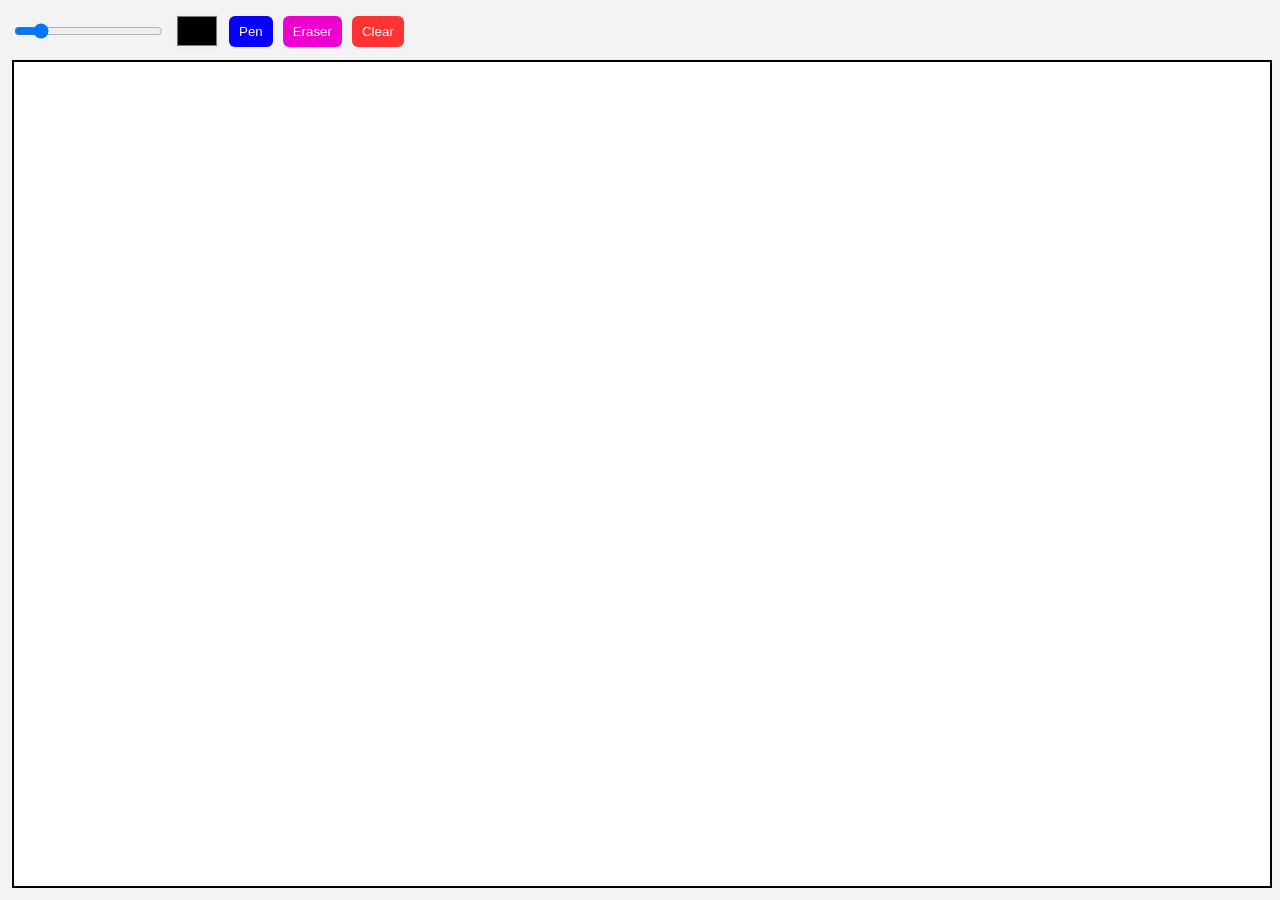
<file: paint.html>
<!DOCTYPE html>
<html>
<head>
    <meta charset="UTF-8">
    <meta name="viewport" content="width=device-width, initial-scale=1.0">
    <title>Paint Clone</title>
    <style>
        body {
            margin: 0;
            font-family: Arial, sans-serif;
            background: #f3f3f3;
        }

        .paint-clone {
            display: flex;
            flex-direction: column;
            height: 100vh;
            padding: 12px;
            box-sizing: border-box;
        }

        .paint-tools {
            display: flex;
            flex-wrap: wrap;
            gap: 10px;
            align-items: center;
            margin-bottom: 10px;
        }

        .paint-tools input,
        .paint-tools button {
            padding: 8px 10px;
            border: none;
            border-radius: 6px;
            cursor: pointer;
        }

        #brush-size {
            background-color: #333;
            color: white;
        }

        #color-picker {
            width: 44px;
            height: 38px;
            padding: 0;
            cursor: pointer;
        }

        #pen {
            background-color: #0800ff;
            color: white;
        }

        #eraser {
            background-color: #ee00cf;
            color: white;
        }

        #clear-canvas {
            background-color: #ff3333;
            color: white;
        }

        canvas {
            flex: 1;
            width: 100%;
            height: calc(100vh - 110px);
            border: 2px solid black;
            background: white;
            cursor: crosshair;
            touch-action: none;
            display: block;
        }
    </style>
</head>

<body>
    <div class="paint-clone">
        <div class="paint-tools">
            <input type="range" id="brush-size" min="1" max="50" value="5">
            <input type="color" id="color-picker" value="#000000">
            <button id="pen">Pen</button>
            <button id="eraser">Eraser</button>
            <button id="clear-canvas">Clear</button>
        </div>
        <canvas id="canvas"></canvas>
    </div>

    <script>
        const canvas = document.getElementById('canvas');
        const ctx = canvas.getContext('2d');
        const brushSizeInput = document.getElementById('brush-size');
        const colorPicker = document.getElementById('color-picker');
        const clearCanvasButton = document.getElementById('clear-canvas');
        const penButton = document.getElementById('pen');
        const eraserButton = document.getElementById('eraser');

        let isDrawing = false;
        let activeTool = 'pen';

        function resizeCanvas() {
            const rect = canvas.getBoundingClientRect();
            const ratio = window.devicePixelRatio || 1;

            canvas.width = Math.floor(rect.width * ratio);
            canvas.height = Math.floor(rect.height * ratio);
            ctx.setTransform(ratio, 0, 0, ratio, 0, 0);
            ctx.lineCap = 'round';
            ctx.lineJoin = 'round';
            ctx.lineWidth = Number(brushSizeInput.value);
            updateStrokeStyle();
        }

        function getCanvasPoint(event) {
            const rect = canvas.getBoundingClientRect();
            return {
                x: event.clientX - rect.left,
                y: event.clientY - rect.top
            };
        }

        function startPosition(event) {
            event.preventDefault();
            isDrawing = true;
            const point = getCanvasPoint(event);
            ctx.beginPath();
            ctx.moveTo(point.x, point.y);
        }

        function endPosition(event) {
            if (!isDrawing) return;
            event?.preventDefault();
            isDrawing = false;
            ctx.beginPath();
        }

        function draw(event) {
            if (!isDrawing) return;
            event.preventDefault();
            const point = getCanvasPoint(event);
            ctx.lineTo(point.x, point.y);
            ctx.stroke();
        }

        function updateStrokeStyle() {
            if (activeTool === 'eraser') {
                ctx.globalCompositeOperation = 'destination-out';
                ctx.strokeStyle = 'rgba(0, 0, 0, 0)';
            } else {
                ctx.globalCompositeOperation = 'source-over';
                ctx.strokeStyle = colorPicker.value;
            }
            ctx.lineWidth = Number(brushSizeInput.value);
        }

        function activatePen() {
            activeTool = 'pen';
            updateStrokeStyle();
        }

        function activateEraser() {
            activeTool = 'eraser';
            updateStrokeStyle();
        }

        canvas.addEventListener('pointerdown', startPosition);
        canvas.addEventListener('pointermove', draw);
        canvas.addEventListener('pointerup', endPosition);
        canvas.addEventListener('pointerleave', endPosition);
        canvas.addEventListener('pointercancel', endPosition);

        clearCanvasButton.addEventListener('click', () => {
            ctx.clearRect(0, 0, canvas.width, canvas.height);
        });

        brushSizeInput.addEventListener('input', updateStrokeStyle);
        colorPicker.addEventListener('input', updateStrokeStyle);
        penButton.addEventListener('click', activatePen);
        eraserButton.addEventListener('click', activateEraser);

        window.addEventListener('resize', resizeCanvas);
        resizeCanvas();
        activatePen();
    </script>
</body>

</html>
</file>
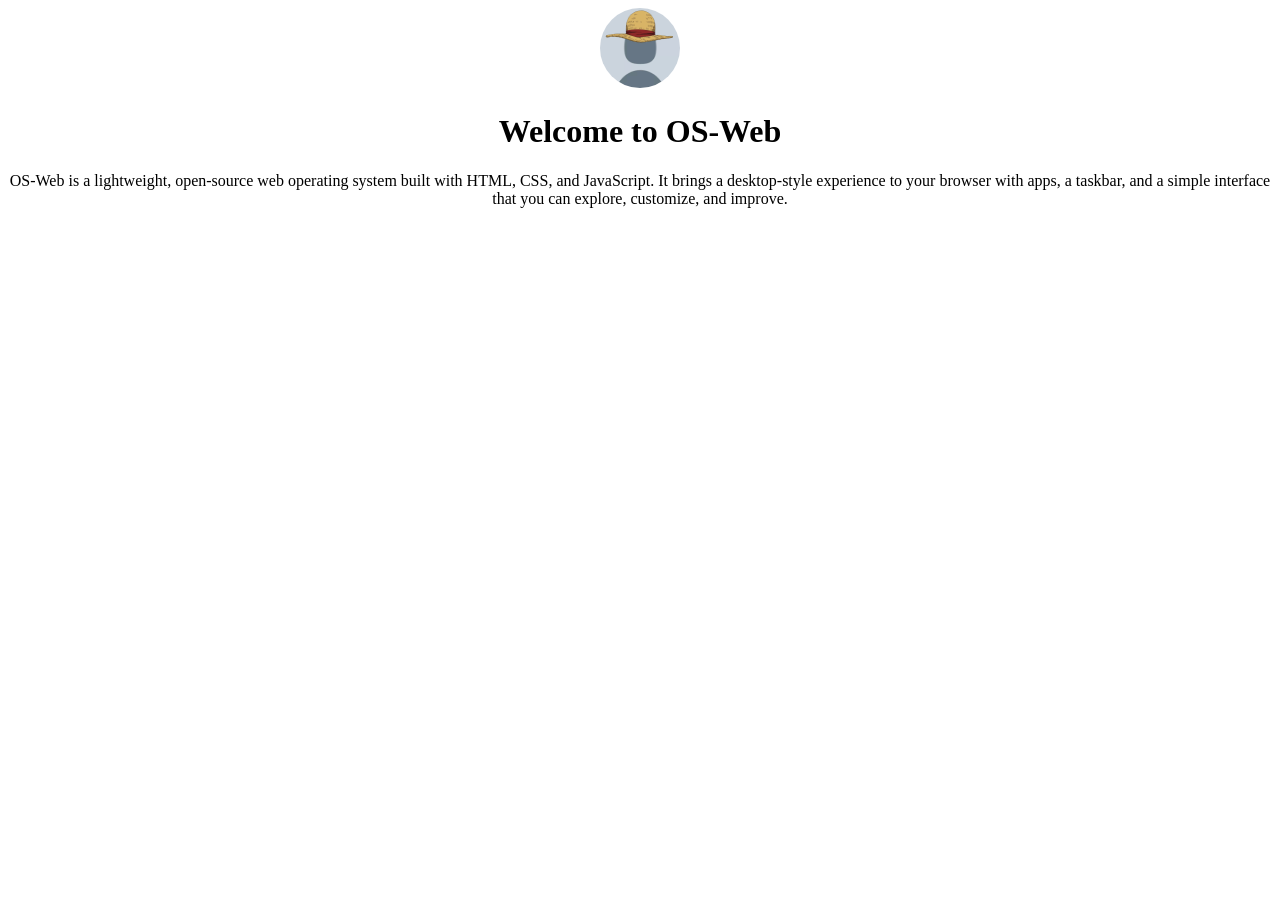
<file: welcome.html>
<!DOCTYPE html>
<html>
    <head>
        <title>Welcome</title>
    </head>
    <body>
       <center>
            <img src="pic.jpg" alt="OS Image" style="width: 80px; height: 80px; border-radius: 50px;">
        <h1>Welcome to OS-Web</h1>
        <p>OS-Web is a lightweight, open-source web operating system built with HTML, CSS, and JavaScript. It brings a desktop-style experience to your browser with apps, a taskbar, and a simple interface that you can explore, customize, and improve.</p>
        </center>
    </body>
</html>
</file>
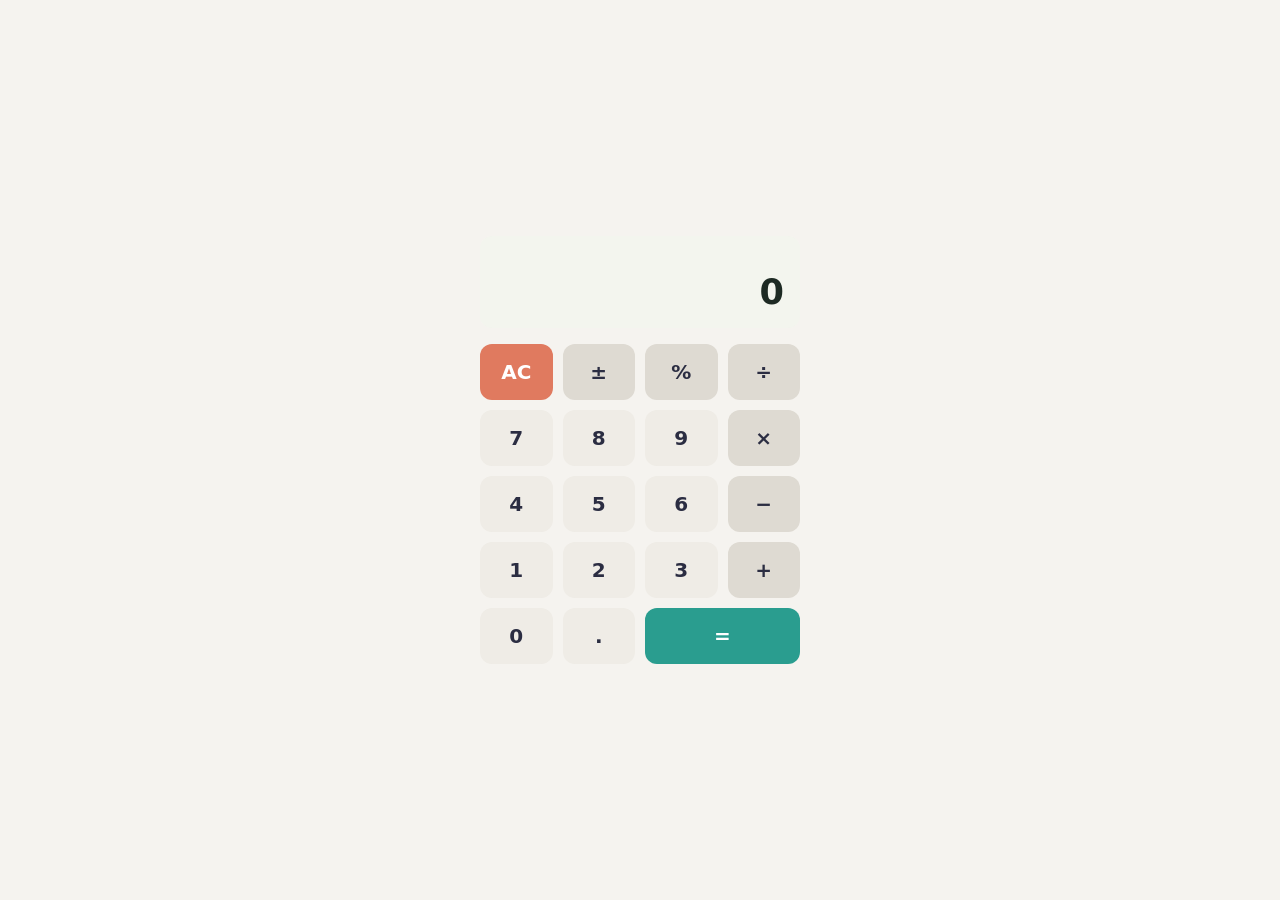
<file: app/calculator.html>
<!DOCTYPE html>
<html>

<head>
    <title>Simple Calculator</title>
    <style>
        * {
            box-sizing: border-box;
            margin: 0;
            padding: 0;
            outline: none;
            font-family: system-ui, -apple-system, sans-serif;
        }

        body {
            min-height: 100vh;
            display: flex;
            justify-content: center;
            align-items: center;
            background-color: #f5f3ef;
            padding: 20px;
        }

        .calculator {
            width: 100%;
            max-width: 320px;
        }

        .screen {
            background-color: #f3f5ee;
            border-radius: 12px;
            padding: 16px;
            margin-bottom: 16px;
            text-align: right;
        }

        .previous-operand {
            color: #727a75;
            font-size: 0.9rem;
            min-height: 1.2rem;
        }

        .current-operand {
            color: #1d2a23;
            font-size: 2.2rem;
            font-weight: 600;
            min-height: 2.6rem;
            word-break: break-all;
        }

        .keypad {
            display: grid;
            grid-template-columns: repeat(4, 1fr);
            gap: 10px;
        }

        button {
            border: none;
            background-color: #efece6;
            color: #2b2d42;
            font-size: 1.25rem;
            font-weight: 600;
            padding: 16px 0;
            border-radius: 12px;
            cursor: pointer;
            user-select: none;
            transition: background-color 0.1s ease;
        }

        button:hover {
            background-color: #e2ded6;
        }

        button:active {
            background-color: #d5d0c6;
        }

        button.operator {
            background-color: #dedad2;
        }

        button.action-ac {
            background-color: #e07a5f;
            color: #ffffff;
        }

        button.action-ac:hover {
            background-color: #d0694e;
        }

        button.equals {
            background-color: #2a9d8f;
            color: #ffffff;
        }

        button.equals:hover {
            background-color: #23857a;
        }
    </style>
</head>

<body>

    <div class="calculator">
        <div class="screen">
            <div id="previous" class="previous-operand"></div>
            <div id="current" class="current-operand">0</div>
        </div>

        <div class="keypad">
            <button class="action-ac" onclick="clearAll()">AC</button>
            <button class="operator" onclick="toggleSign()">±</button>
            <button class="operator" onclick="appendOperator('%')">%</button>
            <button class="operator" onclick="appendOperator('/')">÷</button>

            <button onclick="appendNumber('7')">7</button>
            <button onclick="appendNumber('8')">8</button>
            <button onclick="appendNumber('9')">9</button>
            <button class="operator" onclick="appendOperator('*')">×</button>

            <button onclick="appendNumber('4')">4</button>
            <button onclick="appendNumber('5')">5</button>
            <button onclick="appendNumber('6')">6</button>
            <button class="operator" onclick="appendOperator('-')">−</button>

            <button onclick="appendNumber('1')">1</button>
            <button onclick="appendNumber('2')">2</button>
            <button onclick="appendNumber('3')">3</button>
            <button class="operator" onclick="appendOperator('+')">+</button>

            <button onclick="appendNumber('0')">0</button>
            <button onclick="appendNumber('.')">.</button>
            <button class="equals" style="grid-column: span 2;" onclick="compute()">=</button>
        </div>
    </div>

    <script>
        let currentInput = '0';
        let previousInput = '';
        let operation = null;
        let resetScreen = false;

        const currentDisplay = document.getElementById('current');
        const previousDisplay = document.getElementById('previous');

        function updateDisplay() {
            currentDisplay.innerText = currentInput;
            if (operation != null) {
                let symbol = operation;
                if (operation === '*') symbol = '×';
                if (operation === '/') symbol = '÷';
                if (operation === '-') symbol = '−';
                previousDisplay.innerText = `${previousInput} ${symbol}`;
            } else {
                previousDisplay.innerText = '';
            }
        }

        function appendNumber(num) {
            if (currentInput === '0' || resetScreen) {
                currentInput = (num === '.') ? '0.' : num;
                resetScreen = false;
            } else {
                if (num === '.' && currentInput.includes('.')) return;
                currentInput += num;
            }
            updateDisplay();
        }

        function appendOperator(op) {
            if (operation !== null) compute();
            previousInput = currentInput;
            operation = op;
            resetScreen = true;
            updateDisplay();
        }

        function toggleSign() {
            if (currentInput === '0' || currentInput === 'Error') return;
            currentInput = (parseFloat(currentInput) * -1).toString();
            updateDisplay();
        }

        function clearAll() {
            currentInput = '0';
            previousInput = '';
            operation = null;
            updateDisplay();
        }

        function compute() {
            const prev = parseFloat(previousInput);
            const current = parseFloat(currentInput);

            if (isNaN(prev) || isNaN(current)) return;

            let result;
            switch (operation) {
                case '+': result = prev + current; break;
                case '-': result = prev - current; break;
                case '*': result = prev * current; break;
                case '/':
                    if (current === 0) {
                        currentInput = 'Error';
                        operation = null;
                        previousInput = '';
                        resetScreen = true;
                        updateDisplay();
                        return;
                    }
                    result = prev / current;
                    break;
                case '%': result = prev % current; break;
                default: return;
            }

            currentInput = (Math.round(result * 1e8) / 1e8).toString();
            operation = null;
            previousInput = '';
            resetScreen = true;
            updateDisplay();
        }

        window.addEventListener('keydown', (e) => {
            if ((e.key >= '0' && e.key <= '9') || e.key === '.') appendNumber(e.key);
            if (e.key === '+' || e.key === '-' || e.key === '*' || e.key === '/' || e.key === '%') appendOperator(e.key);
            if (e.key === 'Enter' || e.key === '=') { e.preventDefault(); compute(); }
            if (e.key === 'Backspace') {
                if (currentInput.length === 1 || currentInput === 'Error') currentInput = '0';
                else currentInput = currentInput.slice(0, -1);
                updateDisplay();
            }
            if (e.key === 'Escape' || e.key.toLowerCase() === 'c') clearAll();
        });
    </script>
</body>

</html>
</file>
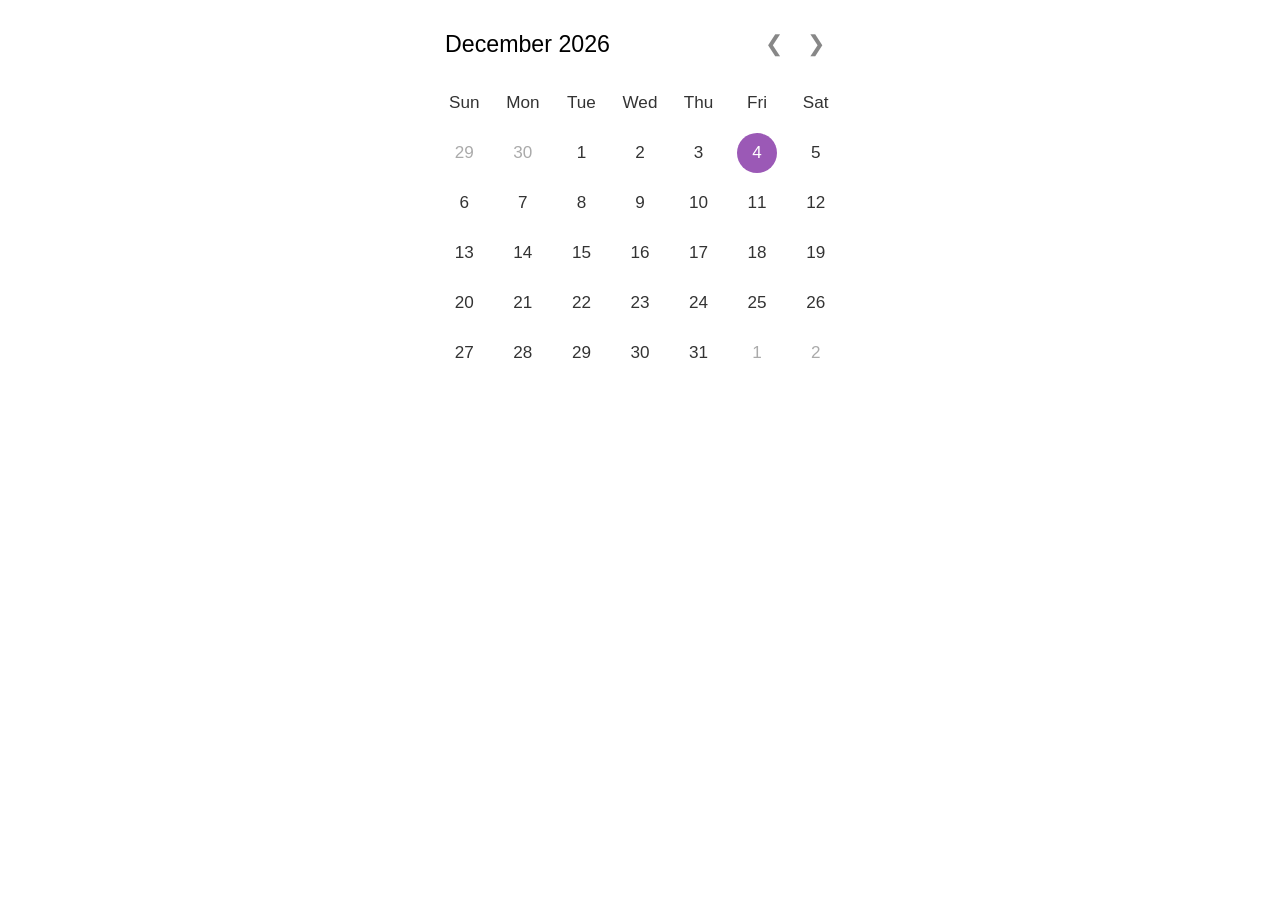
<file: app/calendar.html>
<!DOCTYPE html>
<html>

<head>
    <title>Calendar</title>
    <style>
        * {
            box-sizing: border-box;
            margin: 0;
            padding: 0;
            font-family: "Poppins", sans-serif;
        }

        body {
            display: flex;
            align-items: cencenter;
            justify-content: center;
            min-height: 100vh;
            padding: 0 10px;
            background: transparent;
        }

        .wrapper {
            width: 450px;
            background: transparent;
            border-radius: 0;
            box-shadow: none;
        }

        header {
            display: flex;
            align-items: center;
            justify-content: space-between;
            padding: 25px 30px 10px;
        }

        .icons {
            display: flex;
            gap: 4px;
        }

        .icons span {
            width: 38px;
            height: 38px;
            border-radius: 50%;
            line-height: 38px;
            text-align: center;
            font-size: 1.4rem;
            color: #878787;
            cursor: pointer;
            user-select: none;
        }

        .icons span:hover {
            background: #f2f2f2;
        }

        .current-date {
            font-size: 1.45rem;
            font-weight: 500;
        }

        .calendar {
            padding: 20px;
        }

        .calendar ul {
            display: flex;
            flex-wrap: wrap;
            list-style: none;
            text-align: center;
        }

        .calendar .days {
            margin-bottom: 20px;
        }

        .calendar li {
            width: calc(100% / 7);
            font-size: 1.07rem;
            color: #333;
        }

        .calendar .weeks li {
            font-weight: 500;
            cursor: default;
        }

        .calendar .days li {
            position: relative;
            z-index: 1;
            cursor: pointer;
            margin-top: 30px;
        }

        .days li.inactive {
            color: #aaa;
        }

        .days li.active {
            color: #fff;
        }

        .days li::before {
            content: "";
            position: absolute;
            left: 50%;
            top: 50%;
            width: 40px;
            height: 40px;
            border-radius: 50%;
            transform: translate(-50%, -50%);
            z-index: -1;
        }

        .days li.active::before {
            background: #9b59b6;
        }

        .days li:not(.active):hover::before {
            background: #f2f2f2;
        }
    </style>
</head>

<body>
    <div class="wrapper">
        <header>
            <p class="current-date"></p>
            <div class="icons">
                <span id="" prev">&#10094;</span>
                <span id="next">&#10095;</span>
            </div>
        </header>

        <div class="calendar">
            <ul class="weeks">
                <li>Sun</li>
                <li>Mon</li>
                <li>Tue</li>
                <li>Wed</li>
                <li>Thu</li>
                <li>Fri</li>
                <li>Sat</li>
            </ul>
            <ul class="days"></ul>
        </div>
    </div>

    <script>
        const daysTag = document.querySelector(".days");
        const currentDate = document.querySelector(".current-date");
        const prevNextIcon = document.querySelectorAll(".icons span");

        let date = new Date();
        let currYear = date.getFullYear();
        let currMonth = date.getMonth();

        const months = [
            "January", "February", "March", "April", "May", "June",
            "July", "August", "September", "October", "November", "December"
        ];

        const renderCalendar = () => {
            const firstDay = new Date(currYear, currMonth, 1).getDay();
            const lastDate = new Date(currYear, currMonth + 1, 0).getDate();
            const lastDay = new Date(currYear, currMonth, lastDate).getDay();
            const lastDatePrevMonth = new Date(currYear, currMonth, 0).getDate();

            let liTag = "";

            for (let i = firstDay; i > 0; i--) {
                liTag += `<li class="inactive">${lastDatePrevMonth - i + 1}</li>`;
            }

            for (let i = 1; i <= lastDate; i++) {
                const isToday = i === date.getDate() && currMonth === new Date().getMonth() && currYear === new Date().getFullYear() ? "active" : "";
                liTag += `<li class="${isToday}">${i}</li>`;
            }

            for (let i = lastDay; i < 6; i++) {
                liTag += `<li class="inactive">${i - lastDay + 1}</li>`;
            }

            currentDate.textContent = `${months[currMonth]} ${currYear}`;
            daysTag.innerHTML = liTag;
        };

        renderCalendar();

        prevNextIcon.forEach((icon) => {
            icon.addEventListener("click", () => {
                currMonth = icon.id === "prev" ? currMonth - 1 : currMonth + 1;

                if (currMonth < 0 || currMonth > 11) {
                    date = new Date(currYear, currMonth, new Date().getDate());
                    currYear = date.getFullYear();
                    currMonth = date.getMonth();
                } else {
                    date = new Date();
                }

                renderCalendar();
            });
        });
    </script>
</body>

</html>
</file>
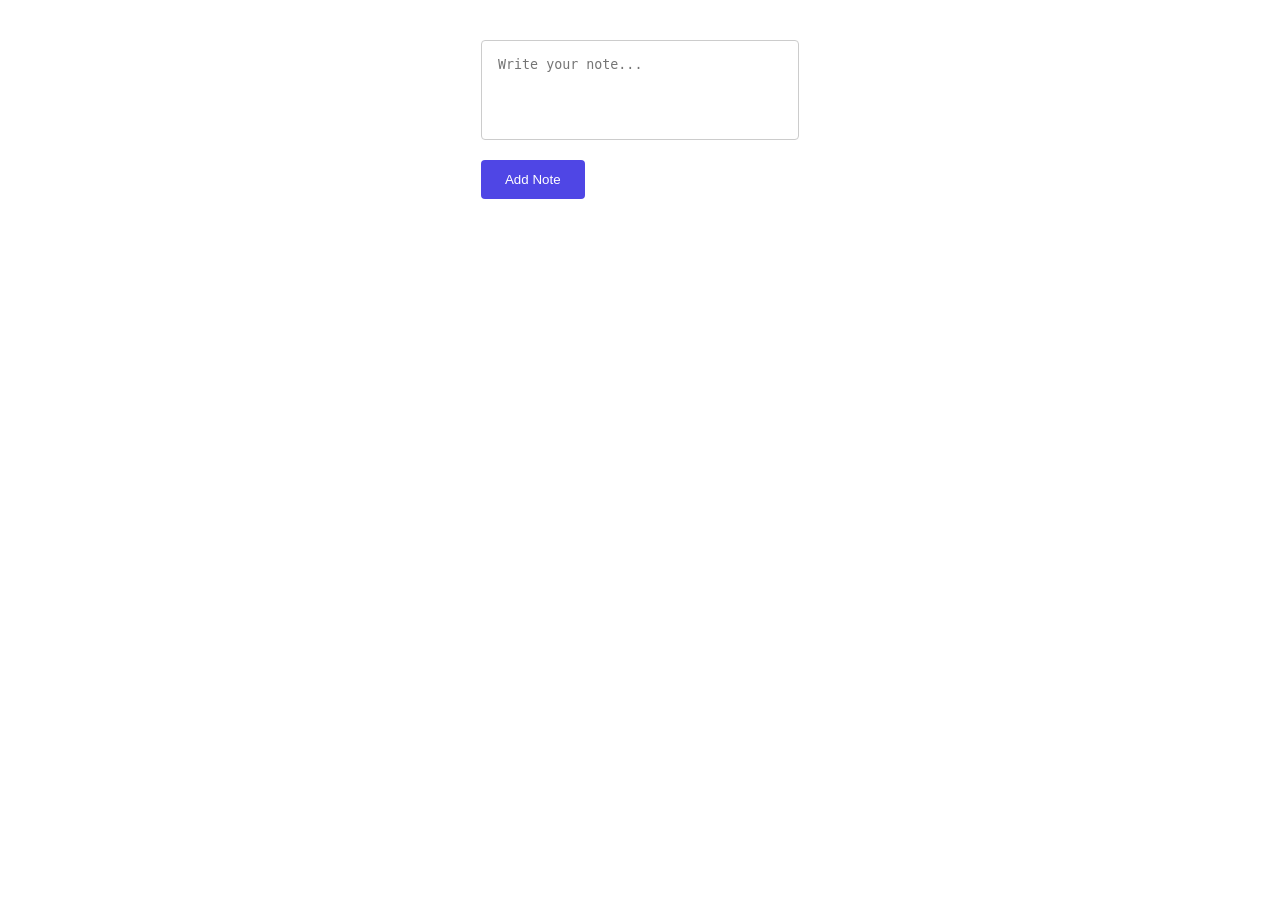
<file: app/notes.html>
<!DOCTYPE html>
<html>

<head>
    <title>Notes</title>
    <style>
        body {
            font-family: sans-serif;
            background: white;
            display: flex;
            justify-content: center;
            padding: 2rem;
        }

        textarea {
            width: 100%;
            height: 100px;
            padding: 1rem;
            box-sizing: border-box;
            border: 1px solid #ccc;
            border-radius: 4px;
            resize: none;
        }

        button {
            margin-top: 1rem;
            padding: 0.75rem 1.5rem;
            background: #4f46e5;
            color: white;
            box-sizing: border-box;
            border: none;
            border-radius: 4px;
            cursor: pointer;
        }

        .note {
            background: #eef;
            margin-top: 1rem;
            padding: 1rem;
            border-radius: 4px;
            display: flex;
            justify-content: space-between;
            align-items: center;
        }

        .note button {
            top: 50%;
            right: 8px;
            border: none;
            border-radius: 4px;
            transform: translate(-50%);
            color: white;
            cursor: pointer;
            margin: 0;
            padding: 6px 12px;
            background: #ff4d4f;
        }
    </style>
</head>

<body>
    <div class="container">
        <form id="note-form">
            <textarea id="note-input" placeholder="Write your note..." required></textarea>
            <button type="submit">Add Note</button>
        </form>
        <div id="notes-list"></div>
    </div>
</body>
<script>
    const noteForm = document.getElementById('note-form');
    const noteInput = document.getElementById('note-input');
    const notesList = document.getElementById('notes-list');

    let notes = JSON.parse(localStorage.getItem('notes')) || [];

    function saveNotes() {
        localStorage.setItem('notes', JSON.stringify(notes));
    }

    function renderNotes() {
        notesList.innerHTML = '';
        notes.forEach((note, index) => {
            const div = document.createElement('div');
            div.className = 'note';
            div.textContent = note;

            const delBtn = document.createElement('button');
            delBtn.textContent = 'X';
            delBtn.onclick = () => {
                notes.splice(index, 1);
                saveNotes();
                renderNotes();
            };

            div.appendChild(delBtn);
            notesList.appendChild(div);
        });
    }

    noteForm.addEventListener('submit', e => {
        e.preventDefault();
        const note = noteInput.value.trim();
        if (!note) return;
        notes.push(note);
        noteInput.value = '';
        saveNotes();
        renderNotes();
    });

    renderNotes();
</script>

</html>
</file>
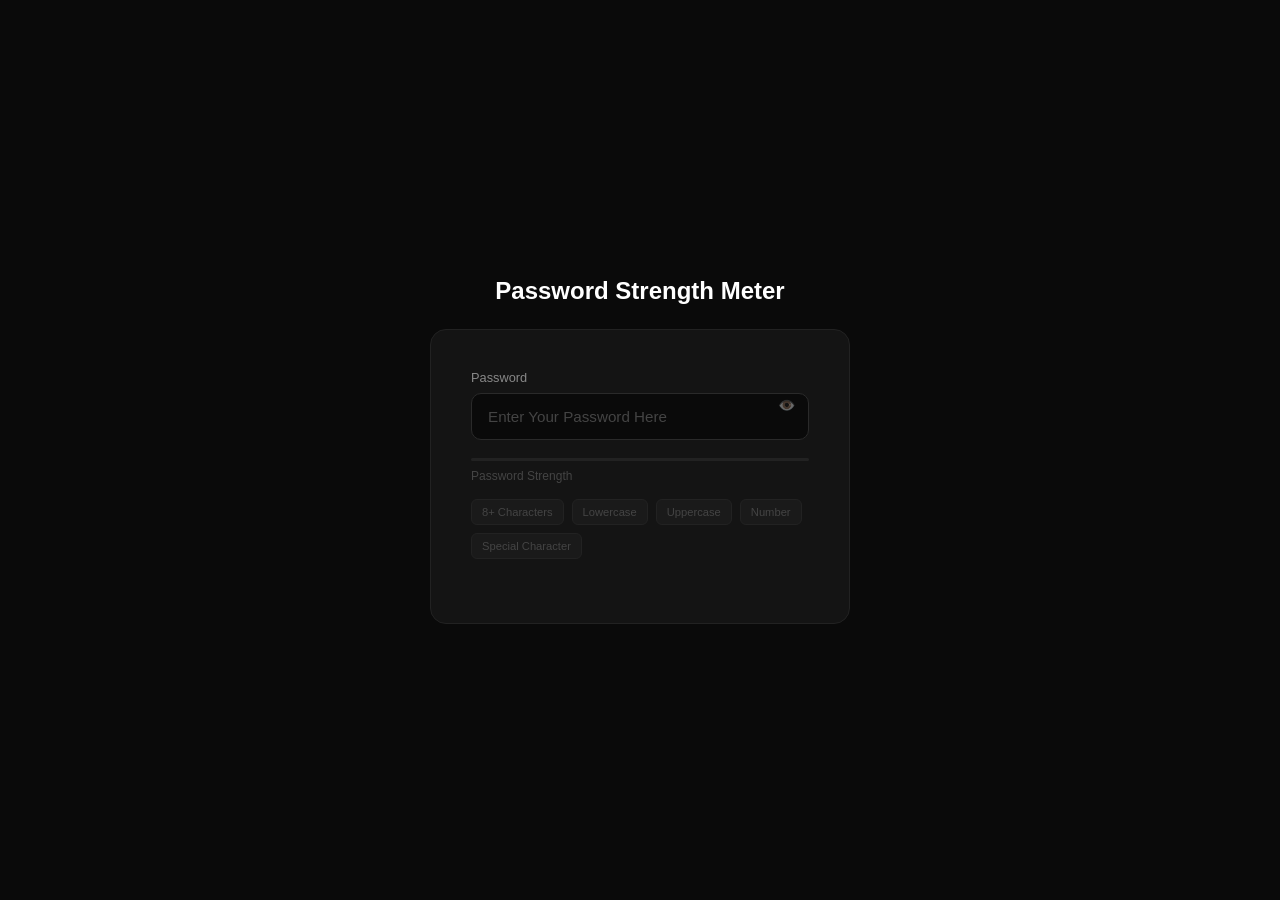
<file: app/passwordmeter.html>
<!DOCTYPE html>
<html>

<head>
    <title>Password Strength Meter</title>
    <style>
        * {
            margin: 0;
            padding: 0;
            box-sizing: border-box;
        }

        body {
            font-family: "Inter", sans-serif;
            min-height: 100vh;
            display: flex;
            align-items: center;
            justify-content: center;
            background: #0a0a0a;
            padding: 20px;
        }

        .container {
            width: 100%;
            max-width: 420px;
        }

        .card {
            background: #141414;
            padding: 40px;
            border-radius: 16px;
            border: 1px solid #222;
        }

        h1 {
            color: #fff;
            font-size: 1.5rem;
            font-weight: 600;
            margin-bottom: 6px;
        }

        .input {
            margin-bottom: 18px;
        }

        label {
            display: block;
            color: #888;
            font-size: 0.8rem;
            font-weight: 500;
            margin-bottom: 8px;
        }

        input {
            width: 100%;
            padding: 14px 16px;
            font-size: 0.95rem;
            font-family: "Inter", sans-serif;
            background: #0a0a0a;
            border: 1px solid #2a2a2a;
            border-radius: 10px;
            outline: none;
            color: #fff;
            transition: border-color 0.2s ease;
        }

        input:focus {
            border-color: #f97316;
        }

        input::placeholder {
            color: #444;
        }

        .password-wrapper {
            position: relative;
        }

        .password-wrapper input {
            padding-right: 46px;
        }

        .toggle-btn {
            position: absolute;
            right: 14px;
            top: 50%;
            transform: translateY(-50%);
            background: none;
            border: none;
            font-size: 14px;
            cursor: pointer;
            opacity: 0.4;
            transition: opacity 0.2s ease;
        }

        .toggle-btn:hover {
            opacity: 1;
        }

        .strength-meter {
            height: 3px;
            background: #222;
            border-radius: 2px;
            overflow: hidden;
            margin-bottom: 8px;
        }

        .strength-bar {
            height: 100%;
            width: 0%;
            border-radius: 2px;
            transition: all 0.3s ease;
        }

        .strength-text {
            font-size: 0.75rem;
            color: #444;
            margin-bottom: 16px;
        }

        .requirements {
            list-style: none;
            display: flex;
            flex-wrap: wrap;
            gap: 8px;
            margin-bottom: 24px;
        }

        .requirements li {
            font-size: 0.7rem;
            color: #444;
            padding: 6px 10px;
            background: #1a1a1a;
            border-radius: 6px;
            border: 1px solid #222;
            transition: all 0.2s ease;
        }

        .requirements li.valid {
            color: #22c55e;
            border-color: #22c55e33;
            background: #22c55e11;
        }

        .strength-bar.weak {
            background: #ef4444;
        }

        .strength-bar.fair {
            background: #eab308;
        }

        .strength-bar.good {
            background: #f97316;
        }

        .strength-bar.strong {
            background: #22c55e;
        }
    </style>
</head>

<body>
    <div class="container">
        <center>
        <h1>Password Strength Meter</h1>
        </center>
        <br>
        <div class="card">
            <div class="input">
                <div class="password-wrapper">
                    <label for="password">Password</label>
                    <input type="password" id="password" placeholder="Enter Your Password Here" />
                    <button type="button" class="toggle-btn" id="toggleBtn">👁️</button>
                </div>
            </div>

            <div class="strength-meter">
                <div class="strength-bar" id="strengthBar"></div>
            </div>

            <p class="strength-text"> Password Strength</p>
            <ul class="requirements">
                <li id="length">8+ Characters</li>
                <li id="lowercase">Lowercase</li>
                <li id="uppercase">Uppercase</li>
                <li id="number">Number</li>
                <li id="special">Special Character</li>
            </ul>
        </div>
    </div>

</body>
<script>
    const passwordInput = document.getElementById("password");
    const toggleBtn = document.getElementById("toggleBtn");
    const strengthBar = document.getElementById("strengthBar");
    const strengthText = document.querySelector(".strength-text");
    const signupForm = document.getElementById("signupForm");

    const requirements = {
        length: document.getElementById("length"),
        lowercase: document.getElementById("lowercase"),
        uppercase: document.getElementById("uppercase"),
        number: document.getElementById("number"),
        special: document.getElementById("special"),
    };

    toggleBtn.addEventListener("click", () => {
        const isPassword = passwordInput.type === "password";
        passwordInput.type = isPassword ? "text" : "password";
        toggleBtn.textContent = isPassword ? "🙈" : "👁️";
    });

    passwordInput.addEventListener("input", () => {
        const password = passwordInput.value;

        let strength = 0;

        const checks = {
            length: password.length >= 8,
            lowercase: /[a-z]/.test(password),
            uppercase: /[A-Z]/.test(password),
            number: /[0-9]/.test(password),
            special: /[-!@#$%^&*(),.?":{}|_<>]/.test(password),
        };

        for (const [key, passed] of Object.entries(checks)) {
            if (passed) {
                requirements[key].classList.add("valid");
                strength++;
            } else {
                requirements[key].classList.remove("valid");
            }
        }

        updateStrength(strength, password.length);
    });

    function updateStrength(strength, length) {
        if (length === 0) {
            strengthBar.style.width = "0%";
            strengthText.textContent = "Enter a password";
            strengthText.style.color = "#666";
            return;
        }

        const levels = [
            { min: 0, width: "20%", class: "weak", text: "Very Weak", color: "#ef4444" },
            { min: 2, width: "40%", class: "weak", text: "Weak", color: "#ef4444" },
            { min: 3, width: "60%", class: "fair", text: "Fair", color: "#f59e0b" },
            { min: 4, width: "80%", class: "good", text: "Good", color: "#ff6b00" },
            { min: 5, width: "100%", class: "strong", text: "Strong 💪", color: "#22c55e" },
        ];

        let level = levels[0];
        for (const l of levels) {
            if (strength >= l.min) {
                level = l;
            }
        }

        strengthBar.style.width = level.width;
        strengthBar.classList.add(level.class);
        strengthText.textContent = level.text;
        strengthText.style.color = level.color;
    }

    signupForm.addEventListener("submit", (e) => {
        e.preventDefault();
        alert("Account created successfully.");
    });
</script>

</html>
</file>
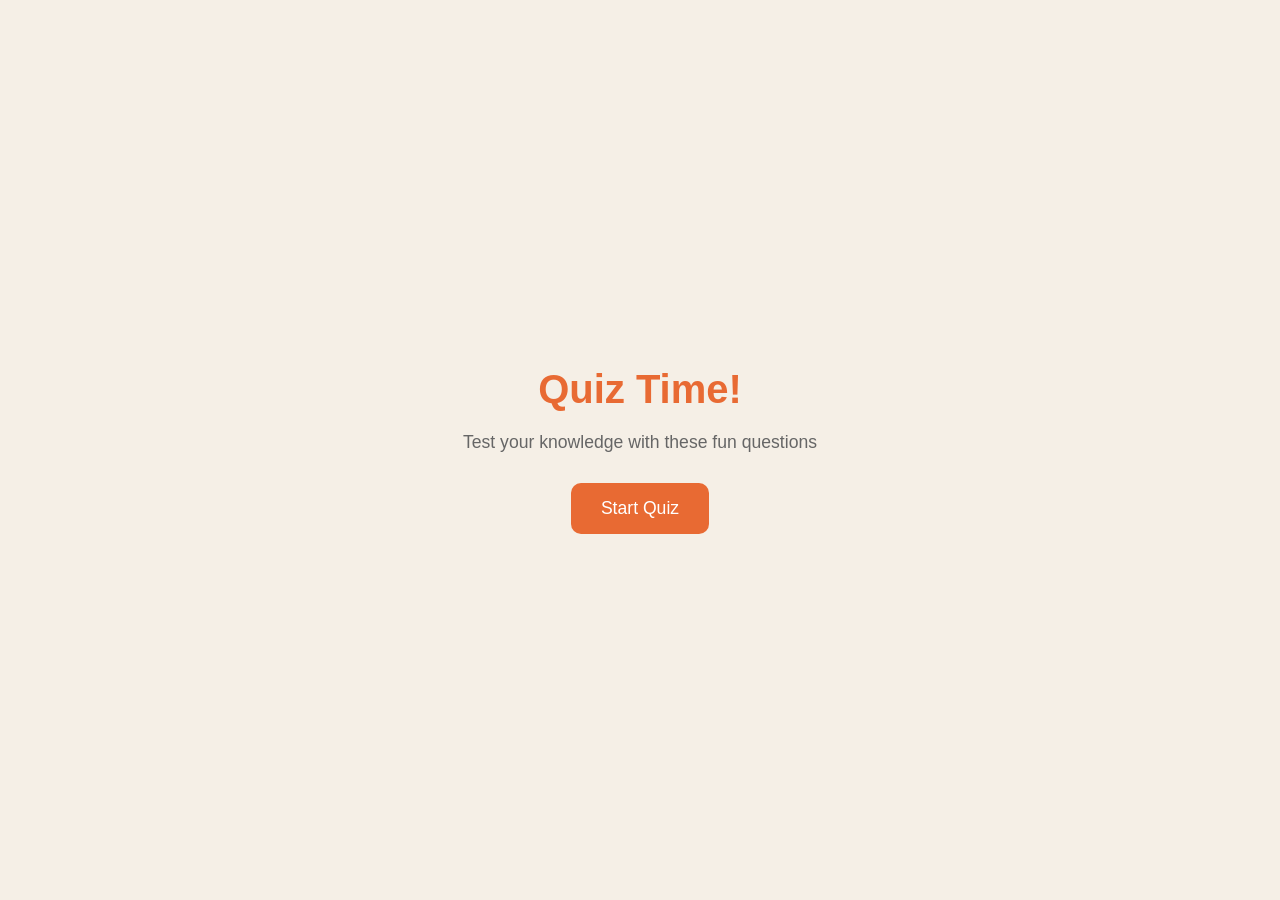
<file: app/quiz.html>
<!DOCTYPE html>
<html>

<head>
  <title>Quiz Game</title>
  <style>
    * {
      margin: 0;
      padding: 0;
      box-sizing: border-box;
    }

    body {
      background: #f5efe6;
      display: flex;
      justify-content: center;
      align-items: center;
      min-height: 100vh;
      padding: 1rem;
      font-family: sans-serif;
    }

    .screen {
      display: none;
      padding: 2rem;
      text-align: center;
    }

    .screen.active {
      display: block;
    }

    #start-screen h1 {
      color: #e86a33;
      margin-bottom: 20px;
      font-size: 2.5rem;
    }

    #start-screen p {
      color: #666;
      margin-bottom: 30px;
      font-size: 1.1rem;
    }

    .quiz-header {
      margin-bottom: 1rem;
    }

    #question-text {
      color: #333;
      font-size: 1.5rem;
      margin-bottom: 1rem;
      line-height: 1.4;
    }

    .quiz-info {
      display: flex;
      justify-content: space-between;
      color: #666;
      margin-bottom: 10px;
    }

    .answers-container {
      display: flex;
      flex-direction: column;
      gap: 10px;
      margin-bottom: 25px;
    }

    .answer-btn {
      background-color: #f8f0e5;
      color: #333;
      border: 2px solid #eadbc8;
      border-radius: 10px;
      padding: 1rem;
      cursor: pointer;
      text-align: left;
      transition: all 0.3s ease;
    }

    .answer-btn:hover {
      background-color: #eadbc8;
      border-color: #dac0ae;
    }

    .answer-btn.correct {
      background-color: #e6fff0;
      border-color: #a3f0c4;
      color: #28a745;
    }

    .answer-btn.incorrect {
      background-color: #fff0f0;
      border-color: #ffbdbd;
      color: #dc3545;
    }

    .progress-bar {
      height: 10px;
      background-color: #f8f0e5;
      border-radius: 5px;
      overflow: hidden;
      margin-top: 20px;
    }

    .progress {
      height: 100%;
      background-color: #e86a33;
      width: 0%;
      transition: width 0.3s ease;
    }

    #result-screen h1 {
      color: #e86a33;
      margin-bottom: 30px;
    }

    .result-info {
      background-color: #f8f0e5;
      border-radius: 10px;
      padding: 20px;
      margin-bottom: 30px;
    }

    .result-info p {
      font-size: 1.2rem;
      color: #333;
      margin-bottom: 1rem;
    }

    #result-message {
      font-size: 1.5rem;
      font-weight: 600;
      color: #e86a33;
    }

    button {
      background-color: #e86a33;
      color: white;
      border: none;
      border-radius: 10px;
      padding: 15px 30px;
      font-size: 1.1rem;
      cursor: pointer;
      transition: background-color 0.3s ease;
    }

    button:hover {
      background-color: #d45b28;
    }

    @media (max-width: 500px) {

      .screen {
        padding: 1rem;
      }

      #start-screen h1 {
        font-size: 2rem;
      }

      #question-text {
        font-size: 1.3rem;
      }

      .answer-btn {
        padding: 12px;
      }

      button {
        padding: 12px 25px;
        font-size: 1rem;
      }
    }
  </style>
</head>

<body>
  <div class="container">
    <div class="screen active" id="start-screen">
      <h1>Quiz Time!</h1>
      <p>Test your knowledge with these fun questions</p>
      <button id="start-btn">Start Quiz</button>
    </div>

    <div class="screen" id="quiz-screen">
      <div class="quiz-header">
        <h2 id="question-text">Question goes here</h2>
        <div class="quiz-info">
          <p>
            Question <span id="current-question">1</span> of <span id="total-questions">5</span>
          </p>

          <p>Score: <span id="score">0</span></p>
        </div>
      </div>

      <div id="answers-container" class="answers-container">
      </div>

      <div class="progress-bar">
        <div id="progress" class="progress"></div>
      </div>
    </div>

    <div id="result-screen" class="screen">
      <h1>Quiz Results</h1>
      <div class="result-info">
        <p>You scored <span id="final-score">0</span> out of <span id="max-score">5</span></p>

        <div id="result-message">Good job!</div>
      </div>
      <button id="restart-btn">Restart Quiz</button>
    </div>
  </div>

  <script>
    const startScreen = document.getElementById("start-screen");
    const quizScreen = document.getElementById("quiz-screen");
    const resultScreen = document.getElementById("result-screen");
    const startButton = document.getElementById("start-btn");
    const questionText = document.getElementById("question-text");
    const answersContainer = document.getElementById("answers-container");
    const currentQuestionSpan = document.getElementById("current-question");
    const totalQuestionsSpan = document.getElementById("total-questions");
    const scoreSpan = document.getElementById("score");
    const finalScoreSpan = document.getElementById("final-score");
    const maxScoreSpan = document.getElementById("max-score");
    const resultMessage = document.getElementById("result-message");
    const restartButton = document.getElementById("restart-btn");
    const progressBar = document.getElementById("progress");

    const quizQuestions = [
      {
        question: "What is the capital of France?",
        answers: [
          {text: "London", correct: false},
          {text: "Berlin", correct: false},
          {text: "Paris", correct: true},
          {text: "Madrid", correct: false},
        ],
      },
      {
        question: "Which planet is known as the Red Planet?",
        answers: [
          {text: "Venus", correct: false},
          {text: "Mars", correct: true},
          {text: "Jupiter", correct: false},
          {text: "Saturn", correct: false},
        ],
      },
      {
        question: "What is the largest ocean on Earth?",
        answers: [
          {text: "Atlantic Ocean", correct: false},
          {text: "Indian Ocean", correct: false},
          {text: "Arctic Ocean", correct: false},
          {text: "Pacific Ocean", correct: true},
        ],
      },
      {
        question: "Which of these is NOT a programming language?",
        answers: [
          {text: "Java", correct: false},
          {text: "Python", correct: false},
          {text: "Banana", correct: true},
          {text: "JavaScript", correct: false},
        ],
      },
      {
        question: "What is the chemical symbol for gold?",
        answers: [
          {text: "Go", correct: false},
          {text: "Gd", correct: false},
          {text: "Au", correct: true},
          {text: "Ag", correct: false},
        ],
      },
    ];

    let currentQuestionIndex = 0;
    let score = 0;
    let answersDisabled = false;

    totalQuestionsSpan.textContent = quizQuestions.length;
    maxScoreSpan.textContent = quizQuestions.length;

    startButton.addEventListener("click", startQuiz);
    restartButton.addEventListener("click", restartQuiz);

    function startQuiz() {
      currentQuestionIndex = 0;
      score = 0;
      scoreSpan.textContent = 0;

      startScreen.classList.remove("active");
      quizScreen.classList.add("active");

      showQuestion();
    }

    function showQuestion() {
      // reset state
      answersDisabled = false;

      const currentQuestion = quizQuestions[currentQuestionIndex];

      currentQuestionSpan.textContent = currentQuestionIndex + 1;

      const progressPercent = (currentQuestionIndex / quizQuestions.length) * 100;
      progressBar.style.width = progressPercent + "%";

      questionText.textContent = currentQuestion.question;

      answersContainer.innerHTML = "";

      currentQuestion.answers.forEach((answer) => {
        const button = document.createElement("button");
        button.textContent = answer.text;
        button.classList.add("answer-btn");

        button.dataset.correct = answer.correct;

        button.addEventListener("click", selectAnswer);

        answersContainer.appendChild(button);
      });
    }

    function selectAnswer(event) {
      if (answersDisabled) return;

      answersDisabled = true;

      const selectedButton = event.target;
      const isCorrect = selectedButton.dataset.correct === "true";

      Array.from(answersContainer.children).forEach((button) => {
        if (button.dataset.correct === "true") {
          button.classList.add("correct");
        } else if (button === selectedButton) {
          button.classList.add("incorrect");
        }
      });

      if (isCorrect) {
        score++;
        scoreSpan.textContent = score;
      }

      setTimeout(() => {
        currentQuestionIndex++;

        if (currentQuestionIndex < quizQuestions.length) {
          showQuestion();
        } else {
          showResults();
        }
      }, 1000);
    }

    function showResults() {
      quizScreen.classList.remove("active");
      resultScreen.classList.add("active");

      finalScoreSpan.textContent = score;

      const percentage = (score / quizQuestions.length) * 100;

      if (percentage === 100) {
        resultMessage.textContent = "Perfect! You're a genius!";
      } else if (percentage >= 80) {
        resultMessage.textContent = "Great job! You know your stuff!";
      } else if (percentage >= 60) {
        resultMessage.textContent = "Good effort! Keep learning!";
      } else if (percentage >= 40) {
        resultMessage.textContent = "Not bad! Try again to improve!";
      } else {
        resultMessage.textContent = "Keep studying! You'll get better!";
      }
    }

    function restartQuiz() {
      resultScreen.classList.remove("active");

      startQuiz();
    }

  </script>
</body>

</html>
</file>
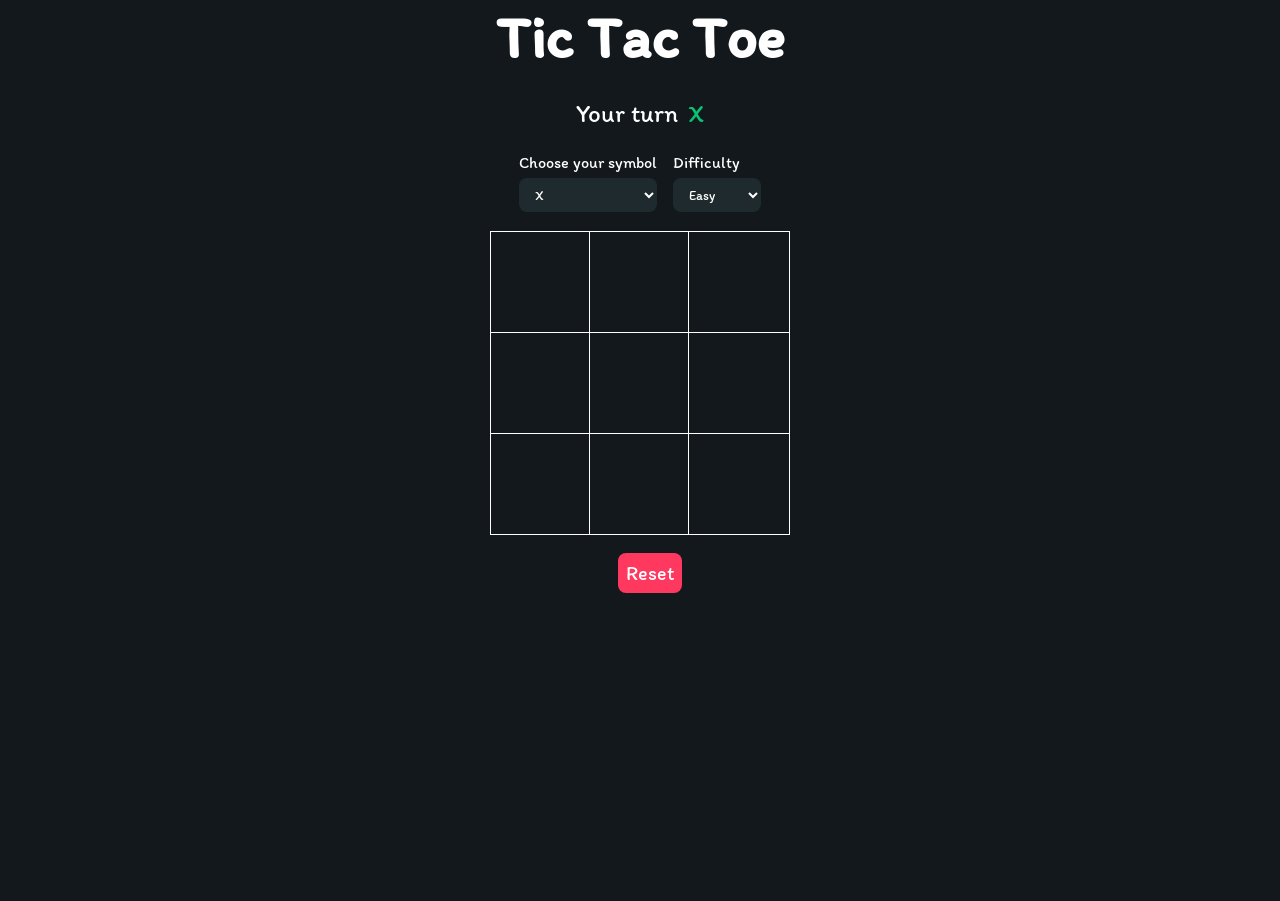
<file: app/tictactoe.html>
<!DOCTYPE html>
<html lang="en">

<head>
    <title>Tic Tac Toe</title>
    <link rel="preconnect" href="https://fonts.gstatic.com">
    <link href="https://fonts.googleapis.com/css2?family=Itim&display=swap" rel="stylesheet">
    <style>
        * {
            padding: 0;
            margin: 0;
            font-family: 'Itim', cursive;
            background-color: #12181B;
        }

        .background {
            background-color: #12181B;
            height: 100vh;
            padding-top: 1px;
        }

        .title {
            color: white;
            text-align: center;
            font-size: 40px;
        }

        .display {
            color: white;
            font-size: 25px;
            text-align: center;
            margin-top: 1em;
            margin-bottom: 1em;
        }

        .turn-status {
            margin-right: 0.3rem;
        }

        .setup {
            display: flex;
            justify-content: center;
            gap: 1rem;
            flex-wrap: wrap;
            margin: 1rem auto 0;
            max-width: 380px;
        }

        .setup label {
            color: white;
            display: flex;
            flex-direction: column;
            gap: 0.35rem;
            font-size: 16px;
        }

        .setup select {
            border: none;
            border-radius: 8px;
            padding: 0.5rem 0.75rem;
            background-color: #1f2a2e;
            color: white;
        }

        .hide {
            display: none;
        }

        .container {
            margin: 0 auto;
            display: grid;
            grid-template-columns: 33% 33% 33%;
            grid-template-rows: 33% 33% 33%;
            max-width: 300px;

        }

        .tile {
            border: 1px solid white;
            min-width: 100px;
            min-height: 100px;
            display: flex;
            justify-content: center;
            align-items: center;
            font-size: 50px;
            cursor: pointer;
        }

        .playerX {
            color: #09C372;
        }

        .playerO {
            color: #498AFB;
        }

        .controls {
            display: flex;
            flex-direction: row;
            justify-content: center;
            align-items: center;
            margin-top: 1em;
        }

        .controls button {
            color: white;
            padding: 8px;
            border-radius: 8px;
            border: none;
            font-size: 20px;
            margin-left: 1em;
            cursor: pointer;
        }

        .restart {
            background-color: #498AFB;
        }

        #reset {
            background-color: #FF3860;
        }
    </style>
</head>

<body>

    <main class="background">
        <section class="title">
            <h1>Tic Tac Toe</h1>
        </section>
        <section class="display">
            <span class="turn-status">Your turn</span>
            <span class="display-player playerX">X</span>
        </section>
        <section class="setup">
            <label>
                Choose your symbol
                <select id="player-symbol">
                    <option value="X">X</option>
                    <option value="O">O</option>
                </select>
            </label>
            <label>
                Difficulty
                <select id="difficulty">
                    <option value="easy">Easy</option>
                    <option value="medium">Medium</option>
                    <option value="hard">Hard</option>
                </select>
            </label>
        </section>
        <br>
        <section class="container">
            <div class="tile"></div>
            <div class="tile"></div>
            <div class="tile"></div>
            <div class="tile"></div>
            <div class="tile"></div>
            <div class="tile"></div>
            <div class="tile"></div>
            <div class="tile"></div>
            <div class="tile"></div>
        </section>
        <section class="display announcer hide"></section>
        <section class="controls">
            <button id="reset">Reset</button>
        </section>
    </main>


    <script>
        window.addEventListener('DOMContentLoaded', () => {
            const tiles = Array.from(document.querySelectorAll('.tile'));
            const playerDisplay = document.querySelector('.display-player');
            const turnStatus = document.querySelector('.turn-status');
            const resetButton = document.querySelector('#reset');
            const announcer = document.querySelector('.announcer');
            const symbolSelect = document.querySelector('#player-symbol');
            const difficultySelect = document.querySelector('#difficulty');

            let board = ['', '', '', '', '', '', '', '', ''];
            let currentPlayer = 'X';
            let isGameActive = true;
            let playerSymbol = symbolSelect.value;
            let botSymbol = playerSymbol === 'X' ? 'O' : 'X';
            let difficulty = difficultySelect.value;
            let botTimeoutId = null;

            const PLAYERX_WON = 'PLAYERX_WON';
            const PLAYERO_WON = 'PLAYERO_WON';
            const TIE = 'TIE';

            /*
                Indexes within the board
                [0] [1] [2]
                [3] [4] [5]
                [6] [7] [8]
            */

            const winningConditions = [
                [0, 1, 2],
                [3, 4, 5],
                [6, 7, 8],
                [0, 3, 6],
                [1, 4, 7],
                [2, 5, 8],
                [0, 4, 8],
                [2, 4, 6]
            ];

            const hasWinner = (testBoard, player) => {
                return winningConditions.some(condition => condition.every(index => testBoard[index] === player));
            };

            const updateTurnDisplay = () => {
                playerDisplay.innerText = currentPlayer;
                playerDisplay.className = `display-player player${currentPlayer}`;
                turnStatus.innerText = currentPlayer === playerSymbol ? 'Your turn' : "Bot's turn";
            };

            function handleResultValidation() {
                let roundWon = false;
                for (let i = 0; i <= 7; i++) {
                    const winCondition = winningConditions[i];
                    const a = board[winCondition[0]];
                    const b = board[winCondition[1]];
                    const c = board[winCondition[2]];
                    if (a === '' || b === '' || c === '') {
                        continue;
                    }
                    if (a === b && b === c) {
                        roundWon = true;
                        break;
                    }
                }

                if (roundWon) {
                    announce(currentPlayer === 'X' ? PLAYERX_WON : PLAYERO_WON);
                    isGameActive = false;
                    return true;
                }

                if (!board.includes('')) {
                    announce(TIE);
                    isGameActive = false;
                    return true;
                }

                return false;
            }

            const announce = (type) => {
                switch (type) {
                    case PLAYERO_WON:
                        announcer.innerHTML = 'Player <span class="playerO">O</span> Won';
                        break;
                    case PLAYERX_WON:
                        announcer.innerHTML = 'Player <span class="playerX">X</span> Won';
                        break;
                    case TIE:
                        announcer.innerText = 'Tie';
                }
                announcer.classList.remove('hide');
            };

            const isValidAction = (tile) => {
                return tile.innerText !== 'X' && tile.innerText !== 'O';
            };

            const updateBoard = (index) => {
                board[index] = currentPlayer;
            };

            const changePlayer = () => {
                playerDisplay.classList.remove(`player${currentPlayer}`);
                currentPlayer = currentPlayer === 'X' ? 'O' : 'X';
                updateTurnDisplay();

                if (isGameActive && currentPlayer === botSymbol) {
                    scheduleBotMove();
                }
            };

            const getAvailableMoves = () => {
                return board.reduce((moves, cell, index) => {
                    if (cell === '') {
                        moves.push(index);
                    }
                    return moves;
                }, []);
            };

            const getWinningMove = (player) => {
                const availableMoves = getAvailableMoves();
                return availableMoves.find(index => {
                    const testBoard = [...board];
                    testBoard[index] = player;
                    return hasWinner(testBoard, player);
                }) ?? -1;
            };

            const getRandomMove = () => {
                const availableMoves = getAvailableMoves();
                if (!availableMoves.length) {
                    return null;
                }
                return availableMoves[Math.floor(Math.random() * availableMoves.length)];
            };

            const minimax = (testBoard, depth, isMaximizing, maximizingPlayer, opposingPlayer) => {
                if (hasWinner(testBoard, maximizingPlayer)) {
                    return 10 - depth;
                }
                if (hasWinner(testBoard, opposingPlayer)) {
                    return depth - 10;
                }
                if (testBoard.every(cell => cell !== '')) {
                    return 0;
                }

                const availableMoves = getAvailableMovesFromBoard(testBoard);
                if (isMaximizing) {
                    let bestScore = -Infinity;
                    for (const move of availableMoves) {
                        const nextBoard = [...testBoard];
                        nextBoard[move] = maximizingPlayer;
                        bestScore = Math.max(bestScore, minimax(nextBoard, depth + 1, false, maximizingPlayer, opposingPlayer));
                    }
                    return bestScore;
                }

                let bestScore = Infinity;
                for (const move of availableMoves) {
                    const nextBoard = [...testBoard];
                    nextBoard[move] = opposingPlayer;
                    bestScore = Math.min(bestScore, minimax(nextBoard, depth + 1, true, maximizingPlayer, opposingPlayer));
                }
                return bestScore;
            };

            const getAvailableMovesFromBoard = (testBoard) => {
                return testBoard.reduce((moves, cell, index) => {
                    if (cell === '') {
                        moves.push(index);
                    }
                    return moves;
                }, []);
            };

            const getBotMove = () => {
                if (difficulty === 'easy') {
                    return getRandomMove();
                }

                if (difficulty === 'medium') {
                    const winningMove = getWinningMove(botSymbol);
                    if (winningMove !== -1) {
                        return winningMove;
                    }
                    const blockMove = getWinningMove(playerSymbol);
                    if (blockMove !== -1) {
                        return blockMove;
                    }
                    return getRandomMove();
                }

                let bestMove = null;
                let bestScore = -Infinity;
                const availableMoves = getAvailableMoves();

                for (const index of availableMoves) {
                    const testBoard = [...board];
                    testBoard[index] = botSymbol;
                    const score = minimax(testBoard, 0, false, botSymbol, playerSymbol);
                    if (score > bestScore) {
                        bestScore = score;
                        bestMove = index;
                    }
                }

                return bestMove ?? getRandomMove();
            };

            const botMove = () => {
                if (!isGameActive || currentPlayer !== botSymbol) {
                    return;
                }

                const moveIndex = getBotMove();
                if (moveIndex === null) {
                    return;
                }

                const botTile = tiles[moveIndex];
                botTile.innerText = currentPlayer;
                botTile.classList.add(`player${currentPlayer}`);
                updateBoard(moveIndex);

                if (handleResultValidation()) {
                    return;
                }

                changePlayer();
            };

            const scheduleBotMove = () => {
                if (botTimeoutId) {
                    clearTimeout(botTimeoutId);
                }
                botTimeoutId = window.setTimeout(botMove, 350);
            };

            const userAction = (tile, index) => {
                if (isValidAction(tile) && isGameActive && currentPlayer === playerSymbol) {
                    tile.innerText = currentPlayer;
                    tile.classList.add(`player${currentPlayer}`);
                    updateBoard(index);

                    if (handleResultValidation()) {
                        return;
                    }

                    changePlayer();
                }
            };

            const resetBoard = () => {
                if (botTimeoutId) {
                    clearTimeout(botTimeoutId);
                    botTimeoutId = null;
                }

                board = ['', '', '', '', '', '', '', '', ''];
                isGameActive = true;
                announcer.classList.add('hide');
                currentPlayer = 'X';
                playerSymbol = symbolSelect.value;
                botSymbol = playerSymbol === 'X' ? 'O' : 'X';
                difficulty = difficultySelect.value;
                updateTurnDisplay();

                tiles.forEach(tile => {
                    tile.innerText = '';
                    tile.classList.remove('playerX');
                    tile.classList.remove('playerO');
                });

                if (playerSymbol === 'O') {
                    scheduleBotMove();
                }
            };

            tiles.forEach((tile, index) => {
                tile.addEventListener('click', () => userAction(tile, index));
            });

            resetButton.addEventListener('click', resetBoard);
            symbolSelect.addEventListener('change', resetBoard);
            difficultySelect.addEventListener('change', resetBoard);

            resetBoard();
        });
    </script>

</body>

</html>
</file>
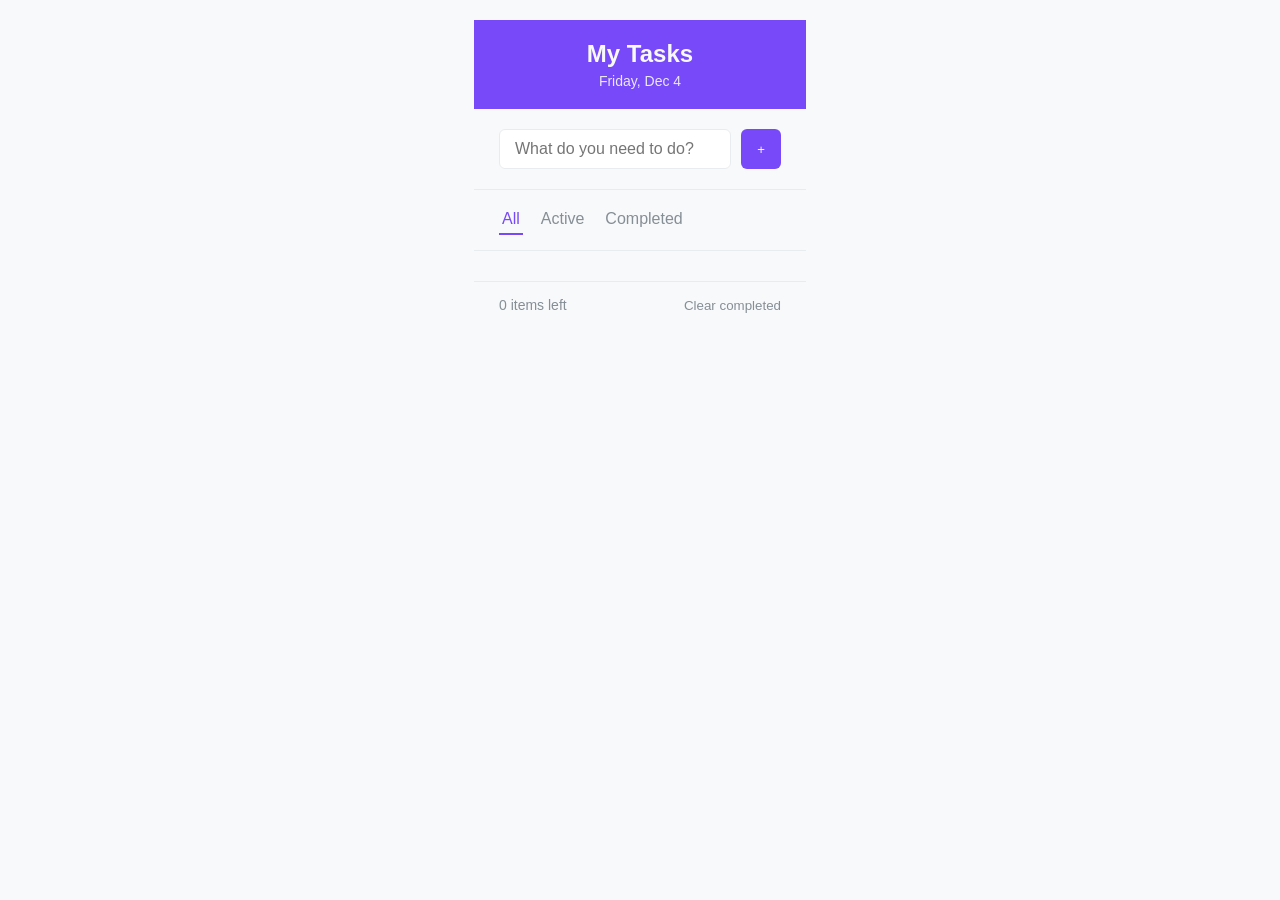
<file: app/todo.html>
<!DOCTYPE html>
<html>

<head>
    <title>ToDo List</title>
    <style>
        * {
            margin: 0;
            padding: 0;
            box-sizing: border-box;
        }

        :root {
            --primary: #7749f8;
            --primary-light: #9775fa;
            --dark: #212529;
            --light: #f8f9fa;
            --gray: #868e96;
            --danger: #fa5252;
            --success: #40c057;
            --border: #e9ecef;
        }

        body {
            font-family: 'Segoe UI', Tahoma, Geneva, Verdana, sans-serif;
            background-color: var(--light);
            display: flex;
            justify-content: center;
            align-items: center;
            padding: 20px;
            color: var(--dark);
            overflow: hidden;
        }

        header {
            background-color: var(--primary);
            color: var(--light);
            padding: 20px;
            text-align: center;
        }

        header h1 {
            margin-bottom: 5px;
            font-size: 24px;
            font-weight: 600;
        }

        header p {
            font-size: 14px;
            opacity: 0.9;
        }

        .todo-input {
            display: flex;
            padding: 20px 25px;
            gap: 10px;
            background-color: var(--light);
            border-bottom: 1px solid var(--border);
        }

        .todo-input input {
            flex: 1;
            padding: 10px 15px;
            border: 1px solid var(--border);
            font-size: 16px;
            transition: all 0.2s;
            border-radius: 6px;
        }

        .todo-input input:focus {
            outline: none;
            border-color: var(--primary);
            box-shadow: 0 0 0 2px rgba(119, 73, 248, 0.2);
        }

        .todo-input button {
            background-color: var(--primary);
            color: var(--light);
            width: 40px;
            height: 40px;
            border: none;
            padding: 10px 15px;
            cursor: pointer;
            border-radius: 6px;
            transition: all 0.2s;
        }

        .todo-input button:hover {
            background-color: var(--primary-light);
        }

        .filters {
            display: flex;
            gap: 15px;
            border-bottom: 1px solid var(--border);
            padding: 15px 25px;
        }

        .filter {
            padding: 5px 3px;
            cursor: pointer;
            color: var(--gray);
            border-bottom: 2px solid transparent;
            transition: all 0.2s;
        }

        .filter:hover {
            color: var(--primary);
        }

        .filter.active {
            color: var(--primary);
            border-bottom: 2px solid var(--primary);
            font-weight: 500;
        }

        .todos-container {
            padding: 15px 0;
            max-height: 300px;
            overflow-y: auto;
        }

        #todos-list {
            list-style-type: none;
        }

        .todo-item {
            padding: 12px 15px;
            display: flex;
            align-items: center;
            transition: background-color 0.2s;
        }

        .todo-item:hover {
            background-color: var(--light);
        }

        .checkbox-container {
            margin-right: 15px;
        }

        .todo-checkbox {
            opacity: 0;
            position: absolute;
        }

        .checkmark {
            display: inline-block;
            width: 20px;
            height: 20px;
            border: 2px solid #dee2e6;
            border-radius: 4px;
            position: relative;
            cursor: pointer;
            transition: all 0.2s;
        }

        .todo-checkbox:checked+.checkmark {
            background-color: var(--success);
            border-color: var(--success);
        }

        .todo-checkbox:checked+.checkmark::after {
            content: "";
            position: absolute;
            left: 6px;
            top: 2px;
            width: 5px;
            height: 10px;
            border: solid white;
            border-width: 0 2px 2px 0;
            transform: rotate(45deg);
        }

        .todo-item-text {
            flex: 1;
            font-size: 1rem;
            transition: all 0.2s;
        }

        .todo-item.completed .todo-item-text {
            text-decoration: line-through;
            color: var(--gray);
        }

        .delete-btn {
            background: none;
            border: none;
            color: var(--gray);
            cursor: pointer;
            font-size: 16px;
            opacity: 0;
            transition: all 0.2s;
        }

        .todo-item:hover .delete-btn {
            opacity: 1;
        }

        .delete-btn:hover {
            color: var(--danger);
        }

        .empty-state {
            display: flex;
            flex-direction: column;
            align-items: center;
            justify-content: center;
            padding: 40px 0;
            color: var(--gray);
        }

        .empty-state i {
            font-size: 40px;
            margin-bottom: 10px;
            opacity: 0.7;
        }

        .hidden {
            display: none;
        }

        footer {
            display: flex;
            justify-content: space-between;
            align-items: center;
            padding: 15px 25px;
            border-top: 1px solid var(--border);
            background-color: var(--light);
            font-size: 14px;
        }

        #items-left {
            color: var(--gray);
        }

        #clear-completed {
            background: none;
            border: none;
            color: var(--gray);
            cursor: pointer;
            transition: all 0.2s;
        }

        #clear-completed:hover {
            color: var(--danger);
        }
    </style>
</head>

<body>
    <div>
        <header>
            <h1>
                <i class="fas fa-check-circle"></i>
                My Tasks
            </h1>
            <p id="date"></p>
        </header>

        <div class="todo-input">
            <input type="text" id="task-input" placeholder="What do you need to do?" />
            <button id="add-task">
                <i class="fas fa-plus">+</i>
            </button>
        </div>

        <div class="filters">
            <span class="filter active" data-filter="all"> All </span>
            <span class="filter" data-filter="active"> Active </span>
            <span class="filter" data-filter="completed"> Completed </span>
        </div>

        <div class="todos-container">
            <ul id="todos-list">
            </ul>
            <div class="empty-state hidden">
                <i class="fas fa-clipboard-list"></i>
                <p>No tasks here yet</p>
            </div>
        </div>

        <footer>
            <p id="items-left">0 items left</p>
            <button id="clear-completed">Clear completed</button>
        </footer>
    </div>


    <script>
        const taskInput = document.getElementById("task-input");
        const addTaskBtn = document.getElementById("add-task");
        const todosList = document.getElementById("todos-list");
        const itemsLeft = document.getElementById("items-left");
        const clearCompletedBtn = document.getElementById("clear-completed");
        const emptyState = document.querySelector(".empty-state");
        const dateElement = document.getElementById("date");
        const filters = document.querySelectorAll(".filter");

        let todos = [];
        let currentFilter = "all";

        addTaskBtn.addEventListener("click", () => {
            addTodo(taskInput.value);
        });

        taskInput.addEventListener("keydown", (e) => {
            if (e.key === "Enter") addTodo(taskInput.value);
        });

        clearCompletedBtn.addEventListener("click", clearCompleted);

        function addTodo(text) {
            if (text.trim() === "") return;

            const todo = {
                id: Date.now(),
                text,
                completed: false,
            };

            todos.push(todo);

            saveTodos();
            renderTodos();
            taskInput.value = "";
        }

        function saveTodos() {
            localStorage.setItem("todos", JSON.stringify(todos));
            updateItemsCount();
            checkEmptyState();
        }

        function updateItemsCount() {
            const uncompletedTodos = todos.filter((todo) => !todo.completed);
            itemsLeft.textContent = `${uncompletedTodos?.length} item${uncompletedTodos?.length !== 1 ? "s" : ""
                } left`;
        }

        function checkEmptyState() {
            const filteredTodos = filterTodos(currentFilter);
            if (filteredTodos?.length === 0) emptyState.classList.remove("hidden");
            else emptyState.classList.add("hidden");
        }

        function filterTodos(filter) {
            switch (filter) {
                case "active":
                    return todos.filter((todo) => !todo.completed);
                case "completed":
                    return todos.filter((todo) => todo.completed);
                default:
                    return todos;
            }
        }

        function renderTodos() {
            todosList.innerHTML = "";

            const filteredTodos = filterTodos(currentFilter);

            filteredTodos.forEach((todo) => {
                const todoItem = document.createElement("li");
                todoItem.classList.add("todo-item");
                if (todo.completed) todoItem.classList.add("completed");

                const checkboxContainer = document.createElement("label");
                checkboxContainer.classList.add("checkbox-container");

                const checkbox = document.createElement("input");
                checkbox.type = "checkbox";
                checkbox.classList.add("todo-checkbox");
                checkbox.checked = todo.completed;
                checkbox.addEventListener("change", () => toggleTodo(todo.id));

                const checkmark = document.createElement("span");
                checkmark.classList.add("checkmark");

                checkboxContainer.appendChild(checkbox);
                checkboxContainer.appendChild(checkmark);

                const todoText = document.createElement("span");
                todoText.classList.add("todo-item-text");
                todoText.textContent = todo.text;

                const deleteBtn = document.createElement("button");
                deleteBtn.classList.add("delete-btn");
                deleteBtn.innerHTML = '<i class="fas fa-times">X</i>';
                deleteBtn.addEventListener("click", () => deleteTodo(todo.id));

                todoItem.appendChild(checkboxContainer);
                todoItem.appendChild(todoText);
                todoItem.appendChild(deleteBtn);

                todosList.appendChild(todoItem);
            });
        }

        function clearCompleted() {
            todos = todos.filter((todo) => !todo.completed);
            saveTodos();
            renderTodos();
        }

        function toggleTodo(id) {
            todos = todos.map((todo) => {
                if (todo.id === id) {
                    return { ...todo, completed: !todo.completed };
                }

                return todo;
            });
            saveTodos();
            renderTodos();
        }

        function deleteTodo(id) {
            todos = todos.filter((todo) => todo.id !== id);
            saveTodos();
            renderTodos();
        }

        function loadTodos() {
            const storedTodos = localStorage.getItem("todos");
            if (storedTodos) todos = JSON.parse(storedTodos);
            renderTodos();
        }

        filters.forEach((filter) => {
            filter.addEventListener("click", () => {
                setActiveFilter(filter.getAttribute("data-filter"));
            });
        });

        function setActiveFilter(filter) {
            currentFilter = filter;

            filters.forEach((item) => {
                if (item.getAttribute("data-filter") === filter) {
                    item.classList.add("active");
                } else {
                    item.classList.remove("active");
                }
            });

            renderTodos();
        }

        function setDate() {
            const options = { weekday: "long", month: "short", day: "numeric" };
            const today = new Date();
            dateElement.textContent = today.toLocaleDateString("en-US", options);
        }

        window.addEventListener("DOMContentLoaded", () => {
            loadTodos();
            updateItemsCount();
            setDate();
        });


    </script>

</body>

</html>
</file>
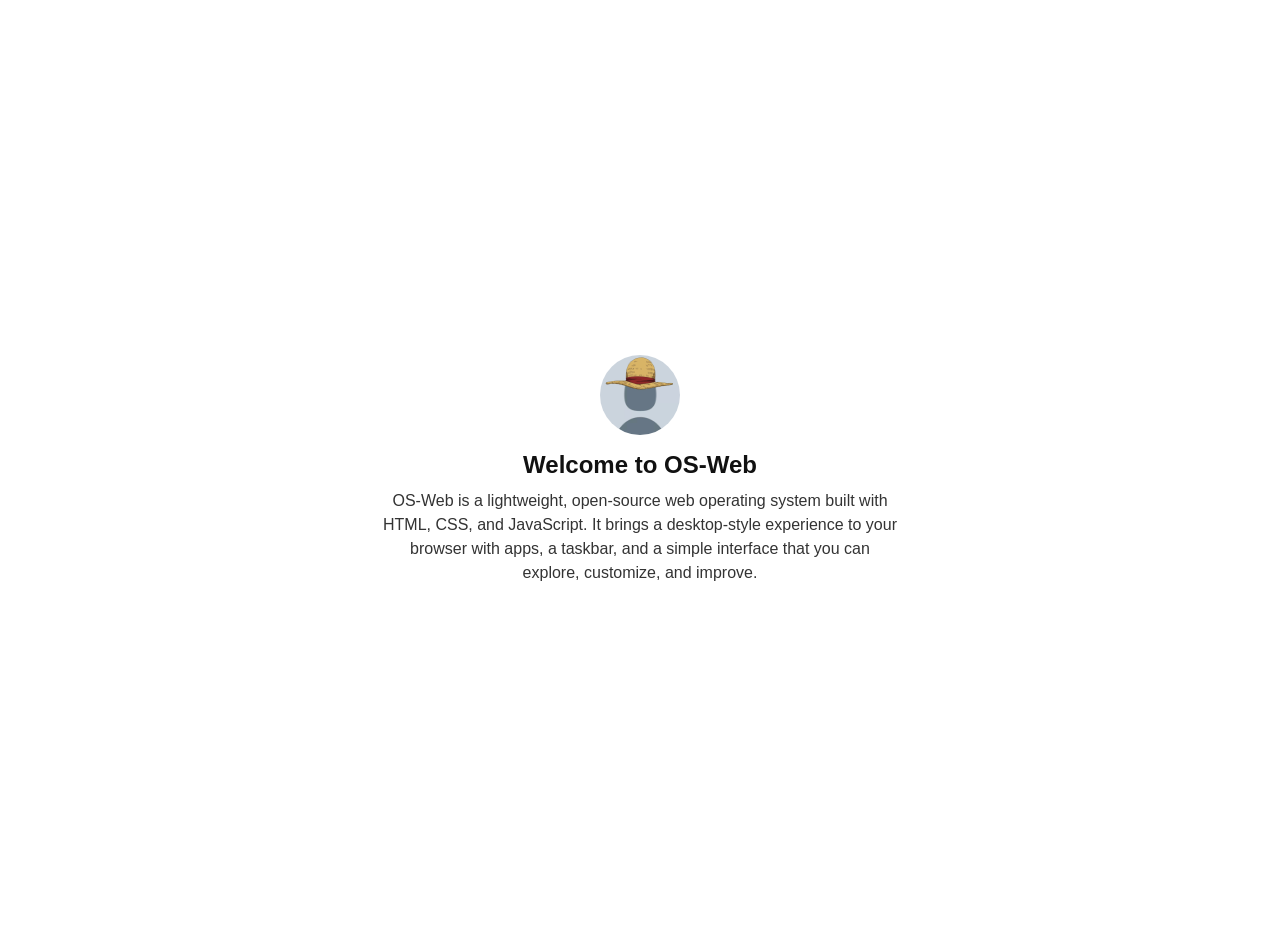
<file: app/welcome.html>
<!DOCTYPE html>
<html>
    <head>
        <title>Welcome</title>
        <style>
            body {
                margin: 0;
                font-family: Arial, sans-serif;
                background-color: #ffffff;
                color: #111;
                display: flex;
                align-items: center;
                justify-content: center;
                min-height: 100vh;
                padding: 20px;
            }

            .content {
                text-align: center;
                max-width: 520px;
            }

            img {
                width: 80px;
                height: 80px;
                border-radius: 50px;
                margin-bottom: 12px;
            }

            h1 {
                margin: 0 0 10px;
                font-size: 24px;
            }

            p {
                margin: 0;
                line-height: 1.5;
                color: #333;
            }
        </style>
    </head>
    <body>
        <div class="content">
            <img src="../img/pic.jpg" alt="OS Image">
            <h1>Welcome to OS-Web</h1>
            <p>OS-Web is a lightweight, open-source web operating system built with HTML, CSS, and JavaScript. It brings a desktop-style experience to your browser with apps, a taskbar, and a simple interface that you can explore, customize, and improve.</p>
        </div>
    </body>
</html>
</file>
